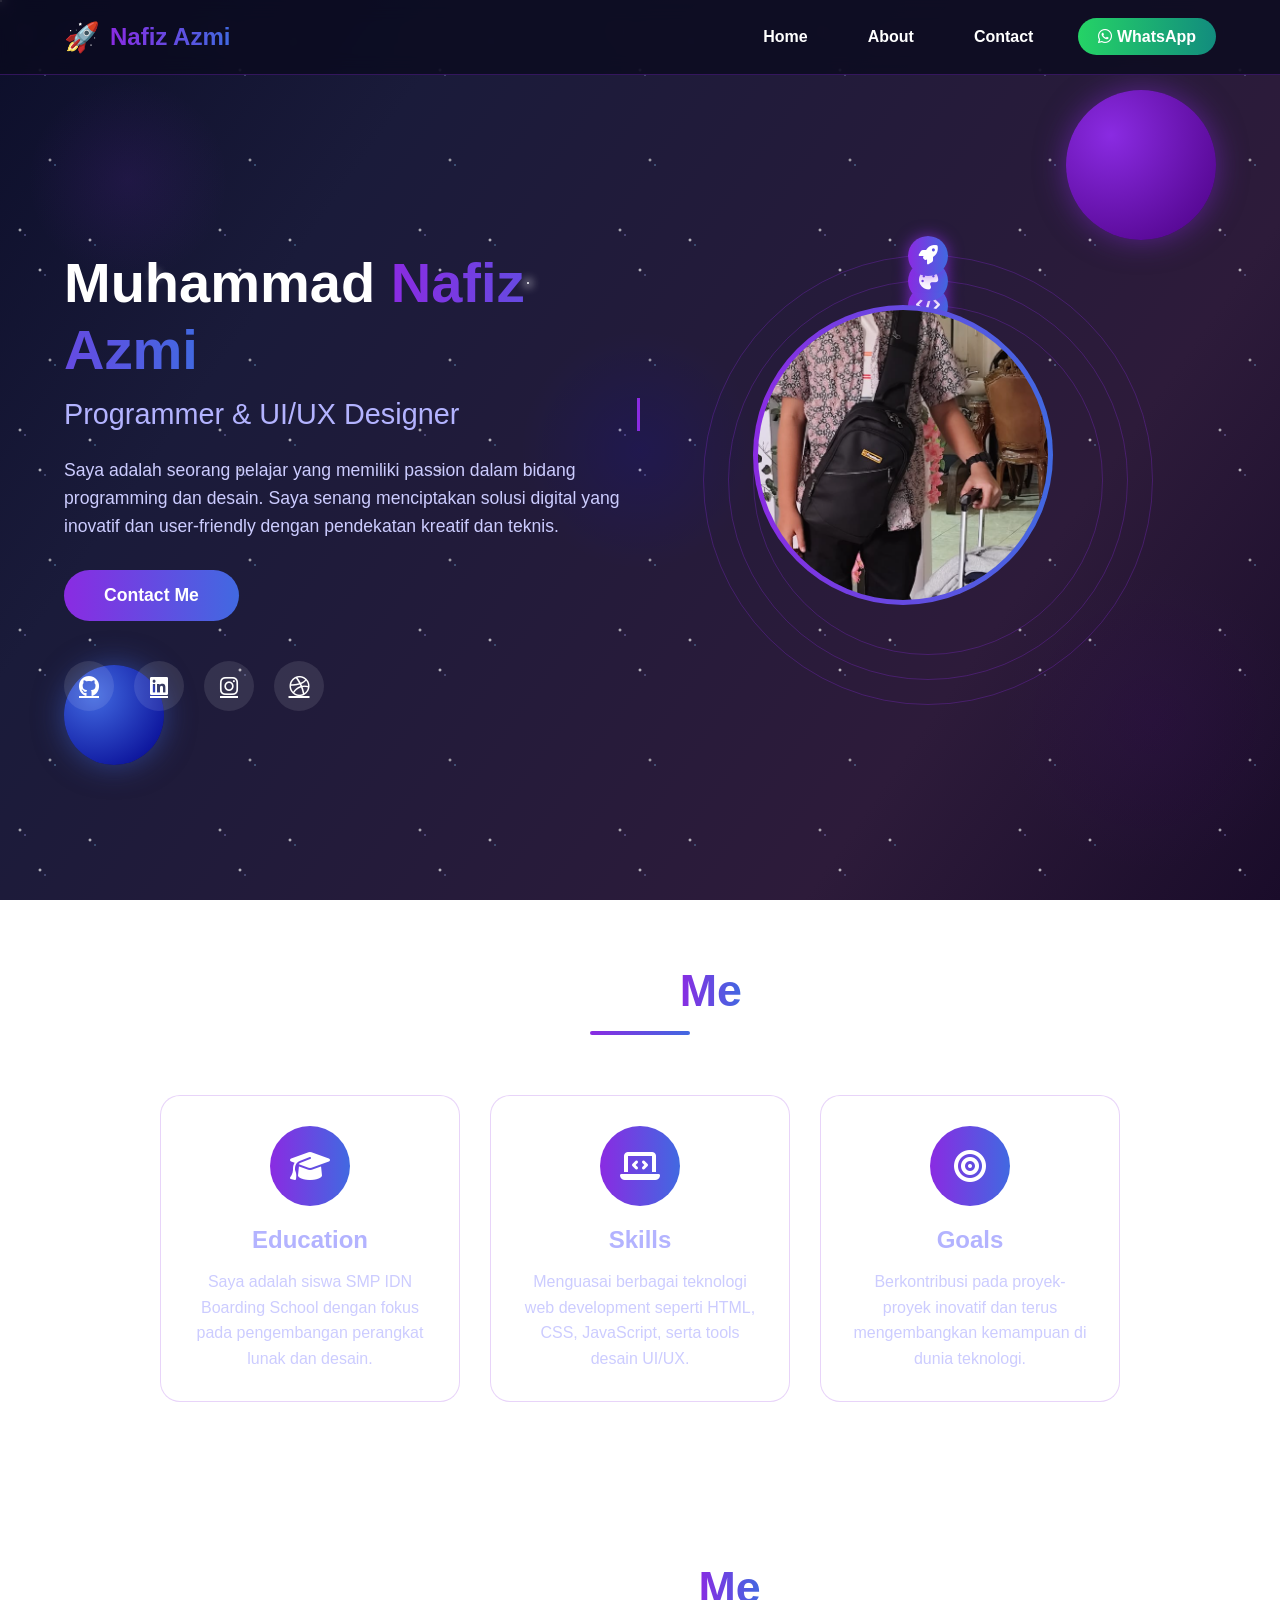
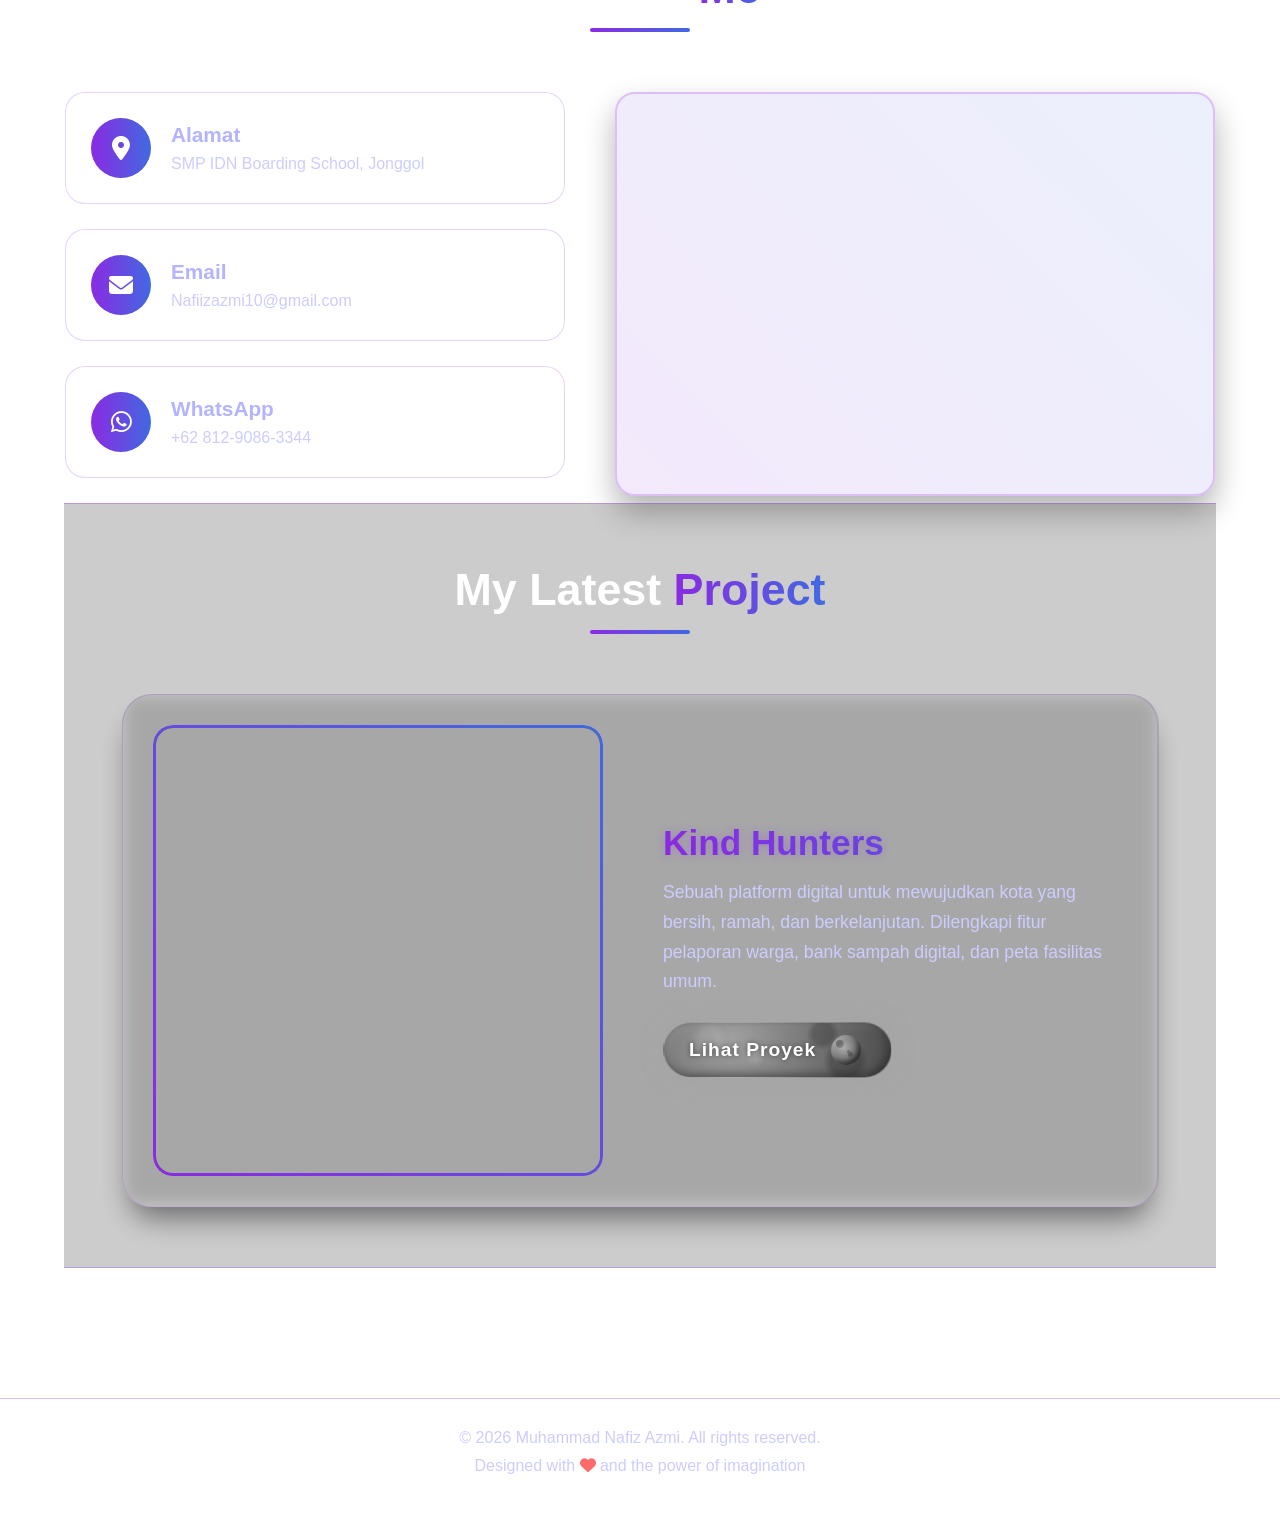
<file: index.html>
<!DOCTYPE html>
<html lang="en">
<head>
    <meta charset="UTF-8">
    <meta name="viewport" content="width=device-width, initial-scale=1.0">
    <title>Muhammad Nafiz Azmi | Portfolio</title>
    <link rel="stylesheet" href="https://cdnjs.cloudflare.com/ajax/libs/font-awesome/6.4.0/css/all.min.css">
    <link rel="stylesheet" href="style.css">
</head>
<body>
    <!-- Background elemen luar angkasa -->
    <div class="space-bg">
        <div class="stars"></div>
        <div class="twinkling"></div>
        <div class="clouds"></div>
        <div class="planet planet-1"></div>
        <div class="planet planet-2"></div>
        <div class="shooting-star"></div>
    </div>

    <nav>
        <div class="logo">
            <div class="logo-text">
                <span class="logo-icon">🚀</span>
                <span class="logo-name">Nafiz Azmi</span>
            </div>
        </div>
        <div class="menu">
            <ul>
                <li><a href="#home" class="nav-link">Home</a></li>
                <li><a href="#about" class="nav-link">About</a></li>
                <li><a href="#contact" class="nav-link">Contact</a></li>
                <li><a class="btn-wa" href="https://wa.me/081290863344?text=halo saya dari portofolio" target="_blank">
                    <i class="fab fa-whatsapp"></i> WhatsApp
                </a></li>
            </ul>
            <div class="menu-toggle">
                <i class="fas fa-bars"></i>
            </div>
        </div>
    </nav>

    <section class="hero" id="home">
        <div class="hero-left">
            <div class="hero-text">
                <h1 class="fade-in">Muhammad <span class="gradient-text">Nafiz Azmi</span></h1>
                <h2 class="typing-animation">Programmer & UI/UX Designer</h2>
                <p>Saya adalah seorang pelajar yang memiliki passion dalam bidang programming dan desain. Saya senang menciptakan solusi digital yang inovatif dan user-friendly dengan pendekatan kreatif dan teknis.</p>
                <button class="glow-button" id="contactBtn">Contact Me</button>
            </div>
            <div class="social-icons">
                <a href="https://github.com/nafiizazmi10-beep/Portofolio-Nafizazmi" target="_blank" class="social-icon"><i class="fab fa-github"></i></a>
                <a href="#" class="social-icon"><i class="fab fa-linkedin"></i></a>
                <a href="https://www.instagram.com/mnazz_is/" class="social-icon"><i class="fab fa-instagram"></i></a>
                <a href="https://dribbble.com/BL0_r" class="social-icon"><i class="fab fa-dribbble"></i></a>
            </div>
        </div>
        <div class="hero-right">
            <div class="profile-container">
                <div class="profile-frame">
                    <img src="Cuplikan layar 2025-12-23 170636.png" alt="Foto Nafiz" class="profile-img">
                </div>
                <div class="profile-orbits">
                    <div class="orbit orbit-1">
                        <div class="orbit-item"><i class="fas fa-code"></i></div>
                    </div>
                    <div class="orbit orbit-2">
                        <div class="orbit-item"><i class="fas fa-palette"></i></div>
                    </div>
                    <div class="orbit orbit-3">
                        <div class="orbit-item"><i class="fas fa-rocket"></i></div>
                    </div>
                </div>
            </div>
        </div>
    </section>

    <section class="about" id="about">
        <div class="section-title">
            <h2>About <span class="gradient-text">Me</span></h2>
            <div class="title-line"></div>
        </div>
        <div class="about-content">
            <div class="about-card">
                <div class="about-icon">
                    <i class="fas fa-graduation-cap"></i>
                </div>
                <h3>Education</h3>
                <p>Saya adalah siswa SMP IDN Boarding School dengan fokus pada pengembangan perangkat lunak dan desain.</p>
            </div>
            <div class="about-card">
                <div class="about-icon">
                    <i class="fas fa-laptop-code"></i>
                </div>
                <h3>Skills</h3>
                <p>Menguasai berbagai teknologi web development seperti HTML, CSS, JavaScript, serta tools desain UI/UX.</p>
            </div>
            <div class="about-card">
                <div class="about-icon">
                    <i class="fas fa-bullseye"></i>
                </div>
                <h3>Goals</h3>
                <p>Berkontribusi pada proyek-proyek inovatif dan terus mengembangkan kemampuan di dunia teknologi.</p>
            </div>
        </div>
    </section>

    <section class="contact" id="contact">
        <div class="section-title">
            <h2>Contact <span class="gradient-text">Me</span></h2>
            <div class="title-line"></div>
        </div>
        <div class="contact-container">
            <div class="contact-info">
                <div class="contact-card floating">
                    <div class="contact-icon">
                        <i class="fas fa-map-marker-alt"></i>
                    </div>
                    <div class="contact-details">
                        <h3>Alamat</h3>
                        <p>SMP IDN Boarding School, Jonggol</p>
                    </div>
                </div>
                <div class="contact-card floating delayed-1">
                    <div class="contact-icon">
                        <i class="fas fa-envelope"></i>
                    </div>
                    <div class="contact-details">
                        <h3>Email</h3>
                        <p>Nafiizazmi10@gmail.com</p>
                    </div>
                </div>
                <div class="contact-card floating delayed-2">
                    <div class="contact-icon">
                        <i class="fab fa-whatsapp"></i>
                    </div>
                    <div class="contact-details">
                        <h3>WhatsApp</h3>
                        <p>+62 812-9086-3344</p>
                    </div>
                </div>
            </div>
            <div class="contact-map">
                <div class="map-container">
                    <iframe src="https://www.google.com/maps/embed?pb=!1m18!1m12!1m3!1d3963.9715071072083!2d107.03813559999999!3d-6.5252823!2m3!1f0!2f0!3f0!3m2!1i1024!2i768!4f13.1!3m3!1m2!1s0x2e69bc6e5be3d9bd%3A0x6b9881dabd801476!2sSMK%20IDN%20Boarding%20School!5e0!3m2!1sid!2sid!4v1769768167863!5m2!1sid!2sid" allowfullscreen="" loading="lazy" referrerpolicy="no-referrer-when-downgrade"></iframe>
                    <div class="map-overlay"></div>
                </div>
            </div>
        </div>
        <!-- Latest Project Section -->
<section class="latest-project">
    <div class="section-title">
        <h2>My Latest <span class="gradient-text">Project</span></h2>
        <div class="title-line"></div>
    </div>

    <div class="project-container">
        <div class="project-card">
            <div class="project-image">
                <img src="Kind Hunters.jpg" alt="Clean & Kind City Project">
                <div class="image-overlay"></div>
            </div>
            <div class="project-info">
                <h3>Kind Hunters</h3>
                <p>Sebuah platform digital untuk mewujudkan kota yang bersih, ramah, dan berkelanjutan. Dilengkapi fitur pelaporan warga, bank sampah digital, dan peta fasilitas umum.</p>
                <a href="clean-kind-city.html" class="mercury-button">
                    <span class="button-text">Lihat Proyek</span>
                    <span class="planet-icon">
                        <span class="crater"></span>
                        <span class="crater"></span>
                        <span class="crater"></span>
                    </span>
                </a>
            </div>
        </div>
    </div>
</section>
    </section>

    <footer>
        <p>&copy; 2026 Muhammad Nafiz Azmi. All rights reserved.</p>
        <p>Designed with <i class="fas fa-heart pulse"></i> and the power of imagination</p>
    </footer>

    <script src="script.js"></script>
</body>
</html>
</file>
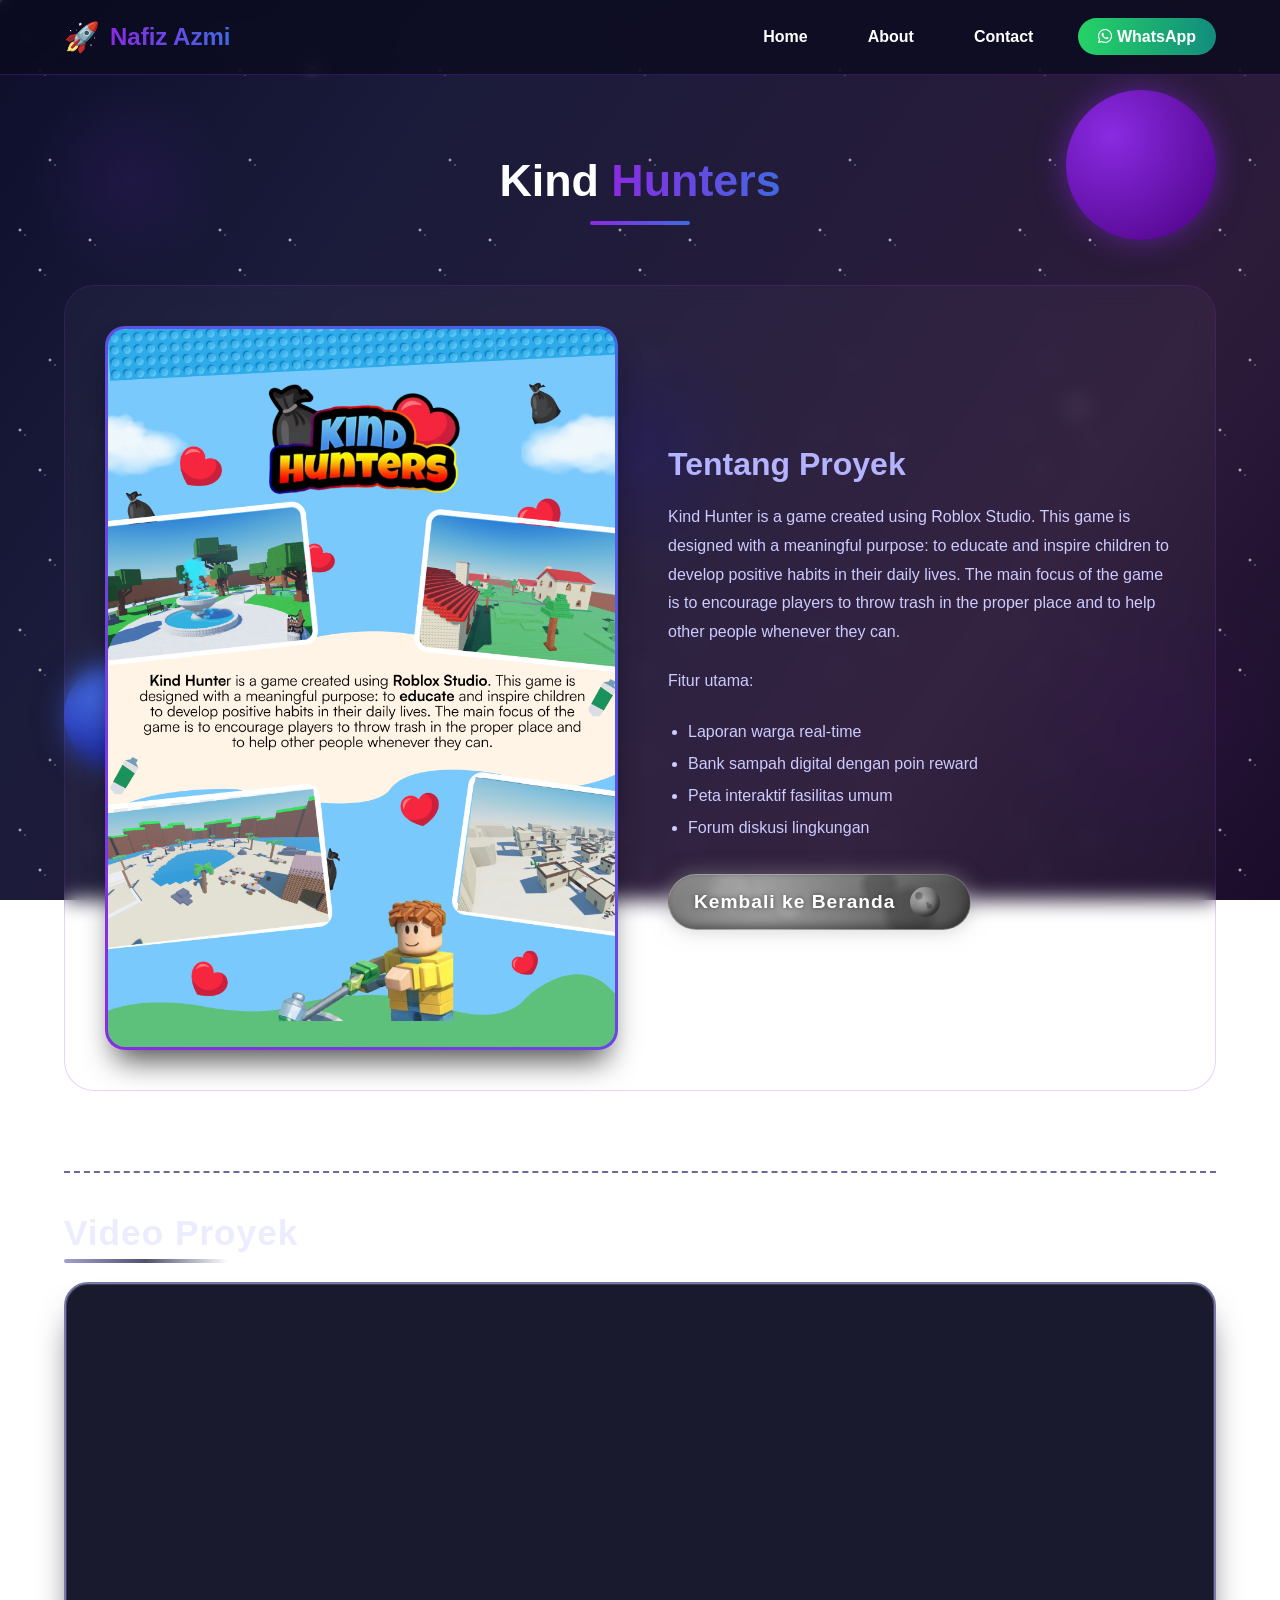
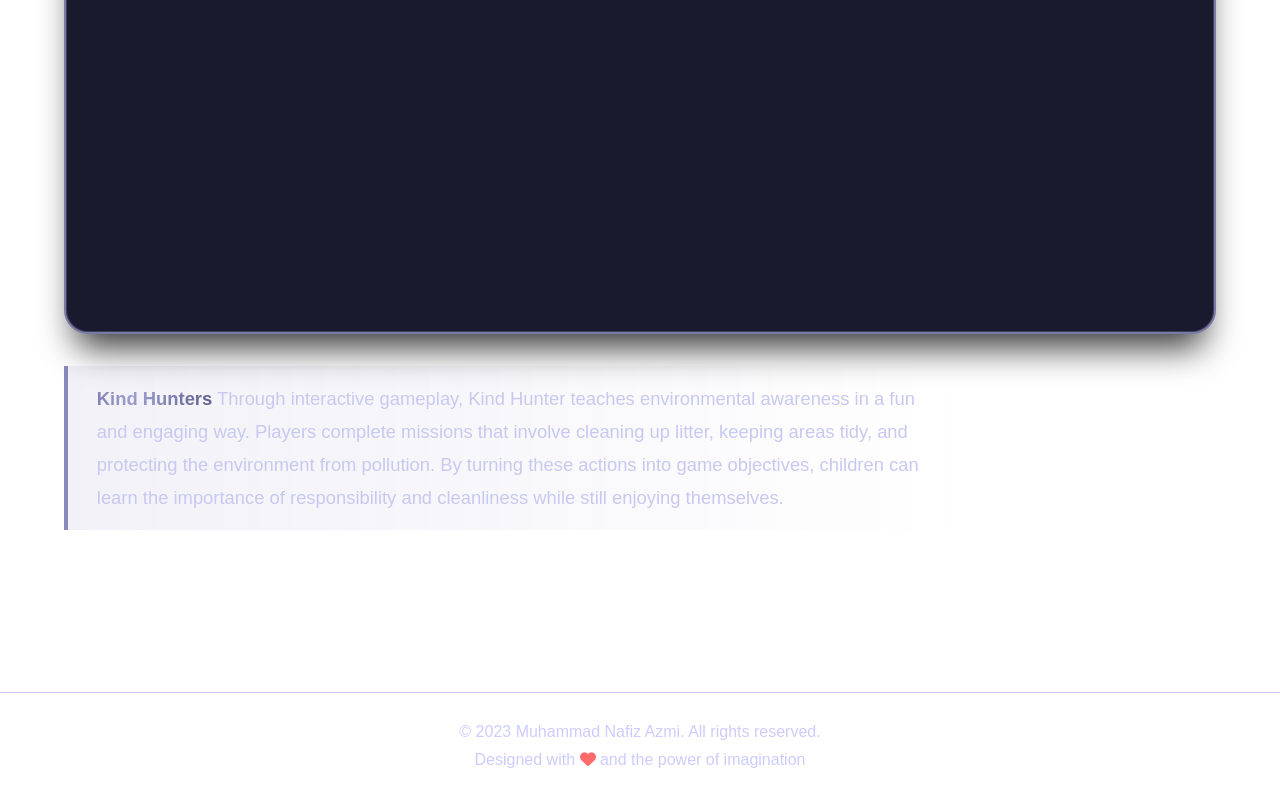
<file: clean-kind-city.html>
<!DOCTYPE html>
<html lang="en">
<head>
    <meta charset="UTF-8">
    <meta name="viewport" content="width=device-width, initial-scale=1.0">
    <title>Kind Hunters - Muhammad Nafiz Azmi</title>
    <link rel="stylesheet" href="https://cdnjs.cloudflare.com/ajax/libs/font-awesome/6.4.0/css/all.min.css">
    <link rel="stylesheet" href="style.css"> <!-- Pakai file CSS yang sama -->
</head>
<body>
    <!-- Background luar angkasa (copy dari index) -->
    <div class="space-bg">
        <div class="stars"></div>
        <div class="twinkling"></div>
        <div class="clouds"></div>
        <div class="planet planet-1"></div>
        <div class="planet planet-2"></div>
        <div class="shooting-star"></div>
    </div>

    <!-- Navigasi (salin dari index) -->
    <nav>
        <div class="logo">
            <div class="logo-text">
                <span class="logo-icon">🚀</span>
                <span class="logo-name">Nafiz Azmi</span>
            </div>
        </div>
        <div class="menu">
            <ul>
                <li><a href="index.html#home">Home</a></li>
                <li><a href="index.html#about">About</a></li>
                <li><a href="index.html#contact">Contact</a></li>
                <li><a class="btn-wa" href="https://wa.me/081290863344?text=halo saya dari portofolio" target="_blank">
                    <i class="fab fa-whatsapp"></i> WhatsApp
                </a></li>
            </ul>
        </div>
    </nav>

    <!-- Konten Halaman Proyek -->
    <section class="project-detail">
        <div class="section-title">
            <h2>Kind <span class="gradient-text">Hunters</span></h2>
            <div class="title-line"></div>
        </div>

        <div class="project-detail-container">
            <div class="project-detail-image">
                <img src="A4 - 3 (1).png" alt="Clean & Kind City">
            </div>
            <div class="project-detail-info">
                <h3>Tentang Proyek</h3>
                <p>Kind Hunter is a game created using Roblox Studio. This game is designed with a meaningful purpose: to educate and inspire children to develop positive habits in their daily lives. The main focus of the game is to encourage players to throw trash in the proper place and to help other people whenever they can.</p>
                <p>Fitur utama:</p>
                <ul>
                    <li>Laporan warga real-time</li>
                    <li>Bank sampah digital dengan poin reward</li>
                    <li>Peta interaktif fasilitas umum</li>
                    <li>Forum diskusi lingkungan</li>
                </ul>
                <a href="index.html" class="mercury-button">
                    <span class="button-text">Kembali ke Beranda</span>
                    <span class="planet-icon">
                        <span class="crater"></span>
                        <span class="crater"></span>
                        <span class="crater"></span>
                    </span>
                </a>
            </div>
        </div>
            <!-- ===== VIDEO SECTION ===== -->
    <div class="project-mercury__video-section">
        <h2 class="video-title">Video Proyek</h2>
        <div class="video-container">
            <!-- Ganti VIDEO_ID dengan ID YouTube asli -->
            <iframe src="https://www.youtube.com/embed/vCSdf1Me3PU" 
                    title="Clean & Kind City - Video Perkenalan" 
                    allow="accelerometer; autoplay; clipboard-write; encrypted-media; gyroscope; picture-in-picture; web-share" 
                    allowfullscreen>
            </iframe>
        </div>
        <p class="video-caption">
            <strong>Kind Hunters</strong> Through interactive gameplay, Kind Hunter teaches environmental awareness in a fun and engaging way. Players complete missions that involve cleaning up litter, keeping areas tidy, and protecting the environment from pollution. By turning these actions into game objectives, children can learn the importance of responsibility and cleanliness while still enjoying themselves. 
        </p>
    </div>
    </section>

    <!-- Footer (salin dari index) -->
    <footer>
        <p>&copy; 2023 Muhammad Nafiz Azmi. All rights reserved.</p>
        <p>Designed with <i class="fas fa-heart pulse"></i> and the power of imagination</p>
    </footer>

    <script src="script.js"></script> <!-- Pakai file JS yang sama -->
</body>
</html>
</file>
<file: style.css>
/* Reset dan Base Styles */
* {
    margin: 0;
    padding: 0;
    box-sizing: border-box;
    font-family: 'Segoe UI', Tahoma, Geneva, Verdana, sans-serif;
}

body {
    color: white;
    overflow-x: hidden;
    min-height: 100vh;
}

/* Background Luar Angkasa */
.space-bg {
    position: fixed;
    top: 0;
    left: 0;
    width: 100%;
    height: 100%;
    z-index: -1;
    background: linear-gradient(125deg, #0c0e2a 0%, #1a1b3a 25%, #2d1b3a 75%, #1a0c2a 100%);
}

.stars {
    position: absolute;
    top: 0;
    left: 0;
    width: 100%;
    height: 100%;
    background-image: radial-gradient(2px 2px at 20px 30px, #eee, rgba(0,0,0,0)),
                      radial-gradient(2px 2px at 40px 70px, #fff, rgba(0,0,0,0)),
                      radial-gradient(2px 2px at 50px 160px, #ddd, rgba(0,0,0,0)),
                      radial-gradient(2px 2px at 90px 40px, #fff, rgba(0,0,0,0));
    background-repeat: repeat;
    background-size: 200px 200px;
    animation: starsMove 50s linear infinite;
}

.twinkling {
    position: absolute;
    top: 0;
    left: 0;
    width: 100%;
    height: 100%;
    background-image: radial-gradient(1px 1px at 25px 35px, #aaf, rgba(0,0,0,0)),
                      radial-gradient(1px 1px at 45px 75px, #9ae, rgba(0,0,0,0)),
                      radial-gradient(1px 1px at 55px 165px, #8cf, rgba(0,0,0,0)),
                      radial-gradient(1px 1px at 95px 45px, #7be, rgba(0,0,0,0));
    background-repeat: repeat;
    background-size: 200px 200px;
    animation: twinkle 3s infinite alternate;
}

.clouds {
    position: absolute;
    top: 0;
    left: 0;
    width: 100%;
    height: 100%;
    background-image: radial-gradient(100px 100px at 10% 20%, rgba(138, 43, 226, 0.1), rgba(0,0,0,0)),
                      radial-gradient(150px 150px at 90% 80%, rgba(75, 0, 130, 0.1), rgba(0,0,0,0)),
                      radial-gradient(120px 120px at 50% 50%, rgba(0, 0, 255, 0.1), rgba(0,0,0,0));
    animation: cloudsMove 30s linear infinite;
}

.planet {
    position: absolute;
    border-radius: 50%;
}

.planet-1 {
    width: 150px;
    height: 150px;
    top: 10%;
    right: 5%;
    background: radial-gradient(circle at 30% 30%, #8a2be2, #4b0082);
    box-shadow: 0 0 30px rgba(138, 43, 226, 0.5);
    animation: float 20s infinite ease-in-out;
}

.planet-2 {
    width: 100px;
    height: 100px;
    bottom: 15%;
    left: 5%;
    background: radial-gradient(circle at 30% 30%, #4169e1, #00008b);
    box-shadow: 0 0 30px rgba(65, 105, 225, 0.5);
    animation: float 25s infinite ease-in-out reverse;
}

.shooting-star {
    position: absolute;
    width: 2px;
    height: 2px;
    background: white;
    border-radius: 50%;
    box-shadow: 0 0 10px 2px white;
    animation: shoot 10s infinite;
}

/* Animasi Background */
@keyframes starsMove {
    from { background-position: 0 0; }
    to { background-position: 1000px 1000px; }
}

@keyframes twinkle {
    0% { opacity: 0.3; }
    100% { opacity: 1; }
}

@keyframes cloudsMove {
    from { background-position: 0 0; }
    to { background-position: 1000px 0; }
}

@keyframes float {
    0%, 100% { transform: translateY(0) rotate(0deg); }
    50% { transform: translateY(-20px) rotate(10deg); }
}

@keyframes shoot {
    0% {
        transform: translateX(0) translateY(0);
        opacity: 0;
    }
    5% {
        opacity: 1;
    }
    10% {
        transform: translateX(100vw) translateY(100vh);
        opacity: 0;
    }
    100% {
        opacity: 0;
    }
}

/* Navigation */
nav {
    background: rgba(10, 10, 30, 0.8);
    backdrop-filter: blur(10px);
    color: white;
    display: flex;
    align-items: center;
    justify-content: space-between;
    padding: 20px 5%;
    position: sticky;
    top: 0;
    z-index: 100;
    border-bottom: 1px solid rgba(138, 43, 226, 0.3);
}

.logo-text {
    display: flex;
    align-items: center;
    gap: 10px;
    font-size: 1.5rem;
    font-weight: bold;
}

.logo-icon {
    color: #8a2be2;
    font-size: 1.8rem;
}

.logo-name {
    background: linear-gradient(90deg, #8a2be2, #4169e1);
    -webkit-background-clip: text;
    background-clip: text;
    color: transparent;
}

.menu ul {
    display: flex;
    gap: 30px;
    list-style: none;
}

.menu ul li a {
    text-decoration: none;
    color: white;
    font-weight: 600;
    padding: 8px 15px;
    border-radius: 20px;
    transition: all 0.3s ease;
    position: relative;
}

.menu ul li a:hover {
    color: #8a2be2;
}

.menu ul li a::after {
    content: '';
    position: absolute;
    bottom: 0;
    left: 50%;
    width: 0;
    height: 2px;
    background: linear-gradient(90deg, #8a2be2, #4169e1);
    transition: all 0.3s ease;
    transform: translateX(-50%);
}

.menu ul li a:hover::after {
    width: 80%;
}

.btn-wa {
    background: linear-gradient(90deg, #25D366, #128C7E);
    padding: 10px 20px !important;
    border-radius: 25px !important;
}

.btn-wa:hover {
    background: linear-gradient(90deg, #128C7E, #25D366);
    color: white !important;
    transform: translateY(-3px);
    box-shadow: 0 5px 15px rgba(37, 211, 102, 0.4);
}

.menu-toggle {
    display: none;
    font-size: 1.5rem;
    cursor: pointer;
}

/* Hero Section */
.hero {
    display: flex;
    align-items: center;
    justify-content: space-between;
    padding: 80px 5%;
    min-height: 90vh;
}

.hero-left {
    flex: 1;
    max-width: 600px;
}

.hero-text h1 {
    font-size: 3.5rem;
    margin-bottom: 15px;
    line-height: 1.2;
}

.gradient-text {
    background: linear-gradient(90deg, #8a2be2, #4169e1);
    -webkit-background-clip: text;
    background-clip: text;
    color: transparent;
}

.hero-text h2 {
    font-size: 1.8rem;
    font-weight: 400;
    margin-bottom: 25px;
    color: #b3b3ff;
}

.hero-text p {
    color: #ccccff;
    line-height: 1.6;
    margin-bottom: 30px;
    font-size: 1.1rem;
}

.glow-button {
    background: linear-gradient(90deg, #8a2be2, #4169e1);
    border: none;
    padding: 15px 40px;
    border-radius: 30px;
    font-size: 1.1rem;
    color: white;
    font-weight: 600;
    cursor: pointer;
    transition: all 0.3s ease;
    position: relative;
    overflow: hidden;
    z-index: 1;
}

.glow-button::before {
    content: '';
    position: absolute;
    top: 0;
    left: -100%;
    width: 100%;
    height: 100%;
    background: linear-gradient(90deg, #4169e1, #8a2be2);
    transition: all 0.5s ease;
    z-index: -1;
}

.glow-button:hover::before {
    left: 0;
}

.glow-button:hover {
    transform: translateY(-5px);
    box-shadow: 0 10px 20px rgba(138, 43, 226, 0.4);
}

.social-icons {
    display: flex;
    gap: 20px;
    margin-top: 40px;
}

.social-icon {
    display: flex;
    align-items: center;
    justify-content: center;
    width: 50px;
    height: 50px;
    border-radius: 50%;
    background: rgba(255, 255, 255, 0.1);
    color: white;
    font-size: 1.3rem;
    transition: all 0.3s ease;
}

.social-icon:hover {
    background: linear-gradient(90deg, #8a2be2, #4169e1);
    transform: translateY(-5px);
}

.hero-right {
    flex: 1;
    display: flex;
    justify-content: center;
    align-items: center;
}

.profile-container {
    position: relative;
    width: 350px;
    height: 350px;
}

.profile-frame {
    width: 300px;
    height: 300px;
    border-radius: 50%;
    overflow: hidden;
    border: 5px solid transparent;
    background: linear-gradient(90deg, #8a2be2, #4169e1) border-box;
    position: relative;
    z-index: 2;
    animation: rotate 20s linear infinite;
}

.profile-img {
    width: 100%;
    height: 100%;
    object-fit: cover;
    transition: transform 0.5s ease;
}

.profile-frame:hover .profile-img {
    transform: scale(1.1);
}

.profile-orbits {
    position: absolute;
    top: 0;
    left: 0;
    width: 100%;
    height: 100%;
}

.orbit {
    position: absolute;
    border: 1px solid rgba(138, 43, 226, 0.3);
    border-radius: 50%;
    top: 50%;
    left: 50%;
    transform: translate(-50%, -50%);
}

.orbit-1 {
    width: 350px;
    height: 350px;
    animation: orbit 20s linear infinite;
}

.orbit-2 {
    width: 400px;
    height: 400px;
    animation: orbit 25s linear infinite reverse;
}

.orbit-3 {
    width: 450px;
    height: 450px;
    animation: orbit 30s linear infinite;
}

.orbit-item {
    position: absolute;
    top: -20px;
    left: 50%;
    transform: translateX(-50%);
    width: 40px;
    height: 40px;
    border-radius: 50%;
    background: linear-gradient(90deg, #8a2be2, #4169e1);
    display: flex;
    align-items: center;
    justify-content: center;
    font-size: 1.2rem;
    color: white;
    box-shadow: 0 0 15px rgba(138, 43, 226, 0.7);
}

@keyframes rotate {
    from { transform: rotate(0deg); }
    to { transform: rotate(360deg); }
}

@keyframes orbit {
    from { transform: translate(-50%, -50%) rotate(0deg); }
    to { transform: translate(-50%, -50%) rotate(360deg); }
}

/* About Section */
.about {
    padding: 80px 5%;
}

.section-title {
    text-align: center;
    margin-bottom: 60px;
}

.section-title h2 {
    font-size: 2.8rem;
    margin-bottom: 15px;
}

.title-line {
    width: 100px;
    height: 4px;
    background: linear-gradient(90deg, #8a2be2, #4169e1);
    margin: 0 auto;
    border-radius: 2px;
}

.about-content {
    display: flex;
    justify-content: center;
    gap: 30px;
    flex-wrap: wrap;
}

.about-card {
    background: rgba(255, 255, 255, 0.05);
    backdrop-filter: blur(10px);
    border-radius: 20px;
    padding: 30px;
    width: 300px;
    text-align: center;
    transition: all 0.4s ease;
    border: 1px solid rgba(138, 43, 226, 0.2);
}

.about-card:hover {
    transform: translateY(-15px);
    background: rgba(138, 43, 226, 0.1);
    box-shadow: 0 15px 30px rgba(138, 43, 226, 0.2);
    border-color: rgba(138, 43, 226, 0.5);
}

.about-icon {
    width: 80px;
    height: 80px;
    border-radius: 50%;
    background: linear-gradient(90deg, #8a2be2, #4169e1);
    display: flex;
    align-items: center;
    justify-content: center;
    margin: 0 auto 20px;
    font-size: 2rem;
}

.about-card h3 {
    font-size: 1.5rem;
    margin-bottom: 15px;
    color: #b3b3ff;
}

.about-card p {
    color: #ccccff;
    line-height: 1.6;
}

/* Contact Section */
.contact {
    padding: 80px 5%;
}

.contact-container {
    display: flex;
    justify-content: center;
    align-items: flex-start;
    gap: 50px;
    flex-wrap: wrap;
}

.contact-info {
    flex: 1;
    max-width: 500px;
}

.contact-card {
    background: rgba(255, 255, 255, 0.05);
    backdrop-filter: blur(10px);
    border-radius: 20px;
    padding: 25px;
    margin-bottom: 25px;
    display: flex;
    align-items: center;
    gap: 20px;
    border: 1px solid rgba(138, 43, 226, 0.2);
    transition: all 0.3s ease;
}

.contact-card:hover {
    background: rgba(138, 43, 226, 0.1);
    transform: translateX(10px);
    border-color: rgba(138, 43, 226, 0.5);
}

.contact-icon {
    width: 60px;
    height: 60px;
    border-radius: 50%;
    background: linear-gradient(90deg, #8a2be2, #4169e1);
    display: flex;
    align-items: center;
    justify-content: center;
    font-size: 1.5rem;
}

.contact-details h3 {
    font-size: 1.3rem;
    margin-bottom: 8px;
    color: #b3b3ff;
}

.contact-details p {
    color: #ccccff;
}

.contact-map {
    flex: 1;
    max-width: 600px;
}

.map-container {
    position: relative;
    border-radius: 20px;
    overflow: hidden;
    box-shadow: 0 15px 30px rgba(0, 0, 0, 0.3);
    border: 2px solid rgba(138, 43, 226, 0.3);
}

.map-container iframe {
    width: 100%;
    height: 400px;
    display: block;
    border: none;
}

.map-overlay {
    position: absolute;
    top: 0;
    left: 0;
    width: 100%;
    height: 100%;
    pointer-events: none;
    background: linear-gradient(45deg, rgba(138, 43, 226, 0.1), rgba(65, 105, 225, 0.1));
}

/* Footer */
footer {
    text-align: center;
    padding: 30px 5%;
    margin-top: 50px;
    border-top: 1px solid rgba(138, 43, 226, 0.3);
    color: #ccccff;
}

footer p {
    margin-bottom: 10px;
}

.pulse {
    color: #ff6b6b;
    animation: pulse 1.5s infinite;
}

@keyframes pulse {
    0%, 100% { transform: scale(1); }
    50% { transform: scale(1.2); }
}

/* Animasi tambahan */
.fade-in {
    animation: fadeIn 1.5s ease;
}

@keyframes fadeIn {
    from { opacity: 0; transform: translateY(20px); }
    to { opacity: 1; transform: translateY(0); }
}

.typing-animation {
    overflow: hidden;
    white-space: nowrap;
    border-right: 3px solid #8a2be2;
    width: 0;
    animation: typing 3.5s steps(40, end) forwards, blink 0.75s step-end infinite;
}

@keyframes typing {
    from { width: 0 }
    to { width: 100% }
}

@keyframes blink {
    from, to { border-color: transparent }
    50% { border-color: #8a2be2 }
}

.floating {
    animation: floating 3s ease-in-out infinite;
}

.delayed-1 {
    animation-delay: 0.5s;
}

.delayed-2 {
    animation-delay: 1s;
}

@keyframes floating {
    0%, 100% { transform: translateY(0); }
    50% { transform: translateY(-10px); }
}

/* Responsive Design */
@media (max-width: 992px) {
    .hero {
        flex-direction: column;
        text-align: center;
        gap: 50px;
    }
    
    .hero-left, .hero-right {
        width: 100%;
    }
    
    .hero-text h1 {
        font-size: 2.8rem;
    }
    
    .social-icons {
        justify-content: center;
    }
    
    .profile-container {
        width: 300px;
        height: 300px;
    }
    
    .profile-frame {
        width: 250px;
        height: 250px;
    }
}

@media (max-width: 768px) {
    .menu ul {
        display: none;
        flex-direction: column;
        position: absolute;
        top: 100%;
        left: 0;
        width: 100%;
        background: rgba(10, 10, 30, 0.95);
        padding: 20px;
        gap: 15px;
    }
    
    .menu.active ul {
        display: flex;
    }
    
    .menu-toggle {
        display: block;
    }
    
    .hero-text h1 {
        font-size: 2.2rem;
    }
    
    .hero-text h2 {
        font-size: 1.5rem;
    }
    
    .about-card, .contact-card {
        width: 100%;
    }
}

@media (max-width: 480px) {
    .hero-text h1 {
        font-size: 1.8rem;
    }
    
    .section-title h2 {
        font-size: 2rem;
    }
    
    .profile-container {
        width: 250px;
        height: 250px;
    }
    
    .profile-frame {
        width: 200px;
        height: 200px;
    }
    
    .orbit-1 {
        width: 280px;
        height: 280px;
    }
    
    .orbit-2 {
        width: 330px;
        height: 330px;
    }
    
    .orbit-3 {
        width: 380px;
        height: 380px;
    }

    /* Tambahkan CSS untuk efek tambahan */

/* Partikel background */
.particles-container {
    position: fixed;
    top: 0;
    left: 0;
    width: 100%;
    height: 100%;
    pointer-events: none;
    z-index: -1;
}

.particle {
    position: absolute;
    border-radius: 50%;
    animation: floatParticle infinite ease-in-out;
    opacity: 0.7;
}

@keyframes floatParticle {
    0%, 100% { 
        transform: translateY(0) translateX(0) rotate(0deg); 
    }
    25% { 
        transform: translateY(-20px) translateX(10px) rotate(90deg); 
    }
    50% { 
        transform: translateY(-40px) translateX(-10px) rotate(180deg); 
    }
    75% { 
        transform: translateY(-20px) translateX(-5px) rotate(270deg); 
    }
}

/* Cursor kustom */
.custom-cursor {
    position: fixed;
    width: 20px;
    height: 20px;
    border: 2px solid rgba(138, 43, 226, 0.5);
    border-radius: 50%;
    pointer-events: none;
    z-index: 9999;
    transition: transform 0.2s, background 0.2s;
    transform: translate(-50%, -50%);
}

.custom-cursor-2 {
    position: fixed;
    width: 8px;
    height: 8px;
    background: rgba(65, 105, 225, 0.7);
    border-radius: 50%;
    pointer-events: none;
    z-index: 9999;
    transform: translate(-50%, -50%);
}

/* Efek klik partikel */
.click-particle {
    position: fixed;
    width: 10px;
    height: 10px;
    border-radius: 50%;
    pointer-events: none;
    z-index: 9998;
}

/* Animasi shake untuk logo */
@keyframes shake {
    0%, 100% { transform: translateX(0) rotate(0); }
    25% { transform: translateX(-5px) rotate(-5deg); }
    75% { transform: translateX(5px) rotate(5deg); }
}

/* Efek neon untuk teks */
.neon-text {
    text-shadow: 
        0 0 5px #fff,
        0 0 10px #fff,
        0 0 15px #fff,
        0 0 20px #8a2be2,
        0 0 30px #8a2be2,
        0 0 40px #8a2be2;
    animation: neon 1.5s ease-in-out infinite alternate;
}

@keyframes neon {
    from {
        text-shadow: 
            0 0 5px #fff,
            0 0 10px #fff,
            0 0 15px #fff,
            0 0 20px #8a2be2,
            0 0 30px #8a2be2,
            0 0 40px #8a2be2;
    }
    to {
        text-shadow: 
            0 0 2px #fff,
            0 0 5px #fff,
            0 0 7px #fff,
            0 0 10px #8a2be2,
            0 0 15px #8a2be2,
            0 0 20px #8a2be2;
    }
}

/* Efek loading saat pertama kali */
.loading-screen {
    position: fixed;
    top: 0;
    left: 0;
    width: 100%;
    height: 100%;
    background: linear-gradient(45deg, #0c0e2a, #1a1b3a);
    display: flex;
    flex-direction: column;
    justify-content: center;
    align-items: center;
    z-index: 99999;
    animation: fadeOut 1s ease 3s forwards;
}

.loading-spinner {
    width: 80px;
    height: 80px;
    border: 5px solid rgba(138, 43, 226, 0.3);
    border-top: 5px solid #8a2be2;
    border-radius: 50%;
    animation: spin 1s linear infinite;
    margin-bottom: 20px;
}

@keyframes spin {
    0% { transform: rotate(0deg); }
    100% { transform: rotate(360deg); }
}

@keyframes fadeOut {
    to { opacity: 0; visibility: hidden; }
}

/* Efek glitch untuk hero */
.hero-text h1 {
    position: relative;
}

.hero-text h1::before,
.hero-text h1::after {
    content: attr(data-text);
    position: absolute;
    top: 0;
    left: 0;
    width: 100%;
    height: 100%;
}

.hero-text h1::before {
    animation: glitch-top 1s infinite;
    clip-path: polygon(0 0, 100% 0, 100% 33%, 0 33%);
    -webkit-clip-path: polygon(0 0, 100% 0, 100% 33%, 0 33%);
}

.hero-text h1::after {
    animation: glitch-bottom 1.5s infinite;
    clip-path: polygon(0 67%, 100% 67%, 100% 100%, 0 100%);
    -webkit-clip-path: polygon(0 67%, 100% 67%, 100% 100%, 0 100%);
}

@keyframes glitch-top {
    0%, 100% { transform: translate(0); opacity: 1; }
    33% { transform: translate(-2px, 2px); opacity: 0.8; }
    66% { transform: translate(2px, -1px); opacity: 0.8; }
}

@keyframes glitch-bottom {
    0%, 100% { transform: translate(0); opacity: 1; }
    33% { transform: translate(2px, -2px); opacity: 0.8; }
    66% { transform: translate(-2px, 1px); opacity: 0.8; }
}
}
/* Latest Project Section */
.latest-project {
    padding: 60px 5%;
    background: rgba(0, 0, 0, 0.2);
    backdrop-filter: blur(5px);
    border-top: 1px solid rgba(138, 43, 226, 0.3);
    border-bottom: 1px solid rgba(138, 43, 226, 0.3);
}

.project-container {
    max-width: 1200px;
    margin: 0 auto;
}

.project-card {
    display: flex;
    gap: 40px;
    align-items: center;
    background: rgba(255, 255, 255, 0.03);
    backdrop-filter: blur(10px);
    border-radius: 30px;
    padding: 30px;
    border: 1px solid rgba(138, 43, 226, 0.2);
    transition: all 0.4s ease;
    box-shadow: 0 20px 30px -10px rgba(0, 0, 0, 0.5);
}

.project-card:hover {
    border-color: #8a2be2;
    box-shadow: 0 0 30px rgba(138, 43, 226, 0.3);
    transform: translateY(-5px);
}

.project-image {
    flex: 1;
    position: relative;
    border-radius: 20px;
    overflow: hidden;
    border: 3px solid transparent;
    background: linear-gradient(45deg, #8a2be2, #4169e1) border-box;
    mask: linear-gradient(#fff 0 0) padding-box, linear-gradient(#fff 0 0);
    -webkit-mask: linear-gradient(#fff 0 0) padding-box, linear-gradient(#fff 0 0);
    mask-composite: exclude;
    -webkit-mask-composite: xor;
}

.project-image img {
    width: 100%;
    height: 100%;
    object-fit: cover;
    display: block;
    transition: transform 0.5s ease;
}

.project-card:hover .project-image img {
    transform: scale(1.05);
}

.image-overlay {
    position: absolute;
    top: 0;
    left: 0;
    width: 100%;
    height: 100%;
    background: linear-gradient(45deg, rgba(138, 43, 226, 0.2), rgba(65, 105, 225, 0.2));
    pointer-events: none;
}

.project-info {
    flex: 1;
    padding: 20px;
}

.project-info h3 {
    font-size: 2.2rem;
    margin-bottom: 15px;
    background: linear-gradient(90deg, #8a2be2, #4169e1);
    -webkit-background-clip: text;
    background-clip: text;
    color: transparent;
    text-shadow: 0 0 10px rgba(138, 43, 226, 0.3);
}

.project-info p {
    color: #ccccff;
    line-height: 1.7;
    margin-bottom: 25px;
    font-size: 1.1rem;
}

/* Tombol Planet Merkurius */
.mercury-button {
    display: inline-flex;
    align-items: center;
    gap: 15px;
    background: radial-gradient(circle at 30% 30%, #a0a0a0, #4a4a4a);
    padding: 12px 30px 12px 25px;
    border-radius: 50px;
    text-decoration: none;
    color: white;
    font-weight: bold;
    font-size: 1.2rem;
    letter-spacing: 1px;
    box-shadow: 0 0 20px rgba(160, 160, 160, 0.5), inset -2px -2px 10px rgba(0,0,0,0.5), inset 2px 2px 10px rgba(255,255,255,0.2);
    transition: all 0.3s ease;
    position: relative;
    overflow: hidden;
    border: 1px solid rgba(255, 255, 255, 0.2);
}

/* Efek permukaan planet (kawah) */
.mercury-button::before {
    content: '';
    position: absolute;
    top: 0;
    left: 0;
    width: 100%;
    height: 100%;
    background: radial-gradient(circle at 20% 30%, rgba(255,255,255,0.1) 5%, transparent 10%),
                radial-gradient(circle at 80% 70%, rgba(0,0,0,0.2) 8%, transparent 12%),
                radial-gradient(circle at 40% 60%, rgba(255,255,255,0.1) 4%, transparent 8%),
                radial-gradient(circle at 70% 20%, rgba(0,0,0,0.2) 6%, transparent 10%);
    border-radius: 50px;
    pointer-events: none;
}

.planet-icon {
    position: relative;
    width: 30px;
    height: 30px;
    background: radial-gradient(circle at 40% 40%, #b0b0b0, #3a3a3a);
    border-radius: 50%;
    display: inline-block;
    box-shadow: inset -3px -3px 5px rgba(0,0,0,0.5), inset 2px 2px 5px rgba(255,255,255,0.3);
}

/* Kawah di planet ikon */
.crater {
    position: absolute;
    background: rgba(0, 0, 0, 0.3);
    border-radius: 50%;
    box-shadow: inset -1px -1px 2px rgba(255,255,255,0.2);
}

.crater:nth-child(1) {
    width: 8px;
    height: 8px;
    top: 5px;
    left: 5px;
}

.crater:nth-child(2) {
    width: 6px;
    height: 6px;
    bottom: 7px;
    right: 7px;
}

.crater:nth-child(3) {
    width: 4px;
    height: 4px;
    top: 15px;
    right: 10px;
}

.mercury-button:hover {
    transform: translateY(-5px) scale(1.02);
    box-shadow: 0 0 30px #8a2be2, 0 0 30px #4169e1, inset -2px -2px 10px rgba(0,0,0,0.5);
    background: radial-gradient(circle at 30% 30%, #b0b0b0, #4a4a4a);
}

.mercury-button:hover .planet-icon {
    animation: rotatePlanet 2s linear infinite;
}

@keyframes rotatePlanet {
    from { transform: rotate(0deg); }
    to { transform: rotate(360deg); }
}

.button-text {
    position: relative;
    z-index: 2;
    text-shadow: 0 0 5px rgba(0,0,0,0.5);
}

/* Responsive */
@media (max-width: 768px) {
    .project-card {
        flex-direction: column;
        text-align: center;
        padding: 20px;
    }
    
    .project-info h3 {
        font-size: 1.8rem;
    }
    
    .mercury-button {
        padding: 10px 25px;
        font-size: 1rem;
    }
}

@media (max-width: 480px) {
    .project-info h3 {
        font-size: 1.5rem;
    }
    
    .project-info p {
        font-size: 0.9rem;
    }
}
/* Halaman Detail Proyek */
.project-detail {
    padding: 80px 5%;
    min-height: 70vh;
}

.project-detail-container {
    max-width: 1200px;
    margin: 40px auto;
    display: flex;
    gap: 50px;
    align-items: center;
    background: rgba(255, 255, 255, 0.03);
    backdrop-filter: blur(10px);
    border-radius: 30px;
    padding: 40px;
    border: 1px solid rgba(138, 43, 226, 0.2);
}

.project-detail-image {
    flex: 1;
    border-radius: 20px;
    overflow: hidden;
    border: 3px solid transparent;
    background: linear-gradient(45deg, #8a2be2, #4169e1) border-box;
    box-shadow: 0 20px 30px -10px rgba(0, 0, 0, 0.7);
}

.project-detail-image img {
    width: 100%;
    height: auto;
    display: block;
}

.project-detail-info {
    flex: 1;
}

.project-detail-info h3 {
    font-size: 2rem;
    margin-bottom: 20px;
    color: #b3b3ff;
}

.project-detail-info p {
    color: #ccccff;
    line-height: 1.8;
    margin-bottom: 20px;
}

.project-detail-info ul {
    color: #ccccff;
    line-height: 2;
    margin-bottom: 30px;
    padding-left: 20px;
}

.project-detail-info ul li {
    list-style-type: disc;
}

/* Responsive */
@media (max-width: 768px) {
    .project-detail-container {
        flex-direction: column;
        padding: 20px;
    }
    
    .project-detail-info h3 {
        font-size: 1.8rem;
    }
}
/* Video Section - Tema Merkurius */
.project-mercury__video-section {
    margin-top: 5rem;
    padding-top: 2.5rem;
    border-top: 2px dashed #6a6a94;
}

.video-title {
    font-size: 2.2rem;
    color: #ececff;
    margin-bottom: 1.8rem;
    position: relative;
    display: inline-block;
    font-weight: 600;
    letter-spacing: 1px;
}

.video-title::after {
    content: '';
    position: absolute;
    bottom: -10px;
    left: 0;
    width: 70%;
    height: 4px;
    background: linear-gradient(90deg, #a0a0d0, #505070, transparent);
    border-radius: 2px;
}

.video-container {
    position: relative;
    width: 100%;
    padding-bottom: 56.25%; /* 16:9 Aspect Ratio */
    height: 0;
    overflow: hidden;
    border-radius: 24px;
    border: 2px solid #7a7aa8;
    box-shadow: 0 25px 35px -12px rgba(0, 0, 0, 0.8), 0 0 0 1px rgba(200, 200, 255, 0.2) inset;
    margin-bottom: 2rem;
    transition: all 0.4s ease;
    background: #1a1a2e; /* fallback */
}

.video-container:hover {
    border-color: #b0b0f0;
    box-shadow: 0 0 30px #8a8ac0, 0 25px 35px -12px black;
    transform: scale(1.01);
}

.video-container iframe {
    position: absolute;
    top: 0;
    left: 0;
    width: 100%;
    height: 100%;
    border: none;
}

.video-caption {
    color: #c8c8f0;
    line-height: 1.8;
    font-size: 1.15rem;
    max-width: 900px;
    margin: 1.5rem 0 2rem;
    padding-left: 1.8rem;
    border-left: 4px solid #8a8ac0;
    background: linear-gradient(90deg, rgba(120, 120, 180, 0.1), transparent);
    padding: 1rem 1.8rem;
    border-radius: 0 30px 30px 0;
}

.video-caption strong {
    color: #ffffff;
    font-weight: 700;
    background: radial-gradient(circle at 30% 30%, #a0a0d0, #606090);
    -webkit-background-clip: text;
    background-clip: text;
    -webkit-text-fill-color: transparent;
}

/* Responsif untuk layar kecil */
@media (max-width: 600px) {
    .video-title {
        font-size: 1.8rem;
    }
    .video-caption {
        font-size: 1rem;
        padding-left: 1.2rem;
    }
}
</file>
